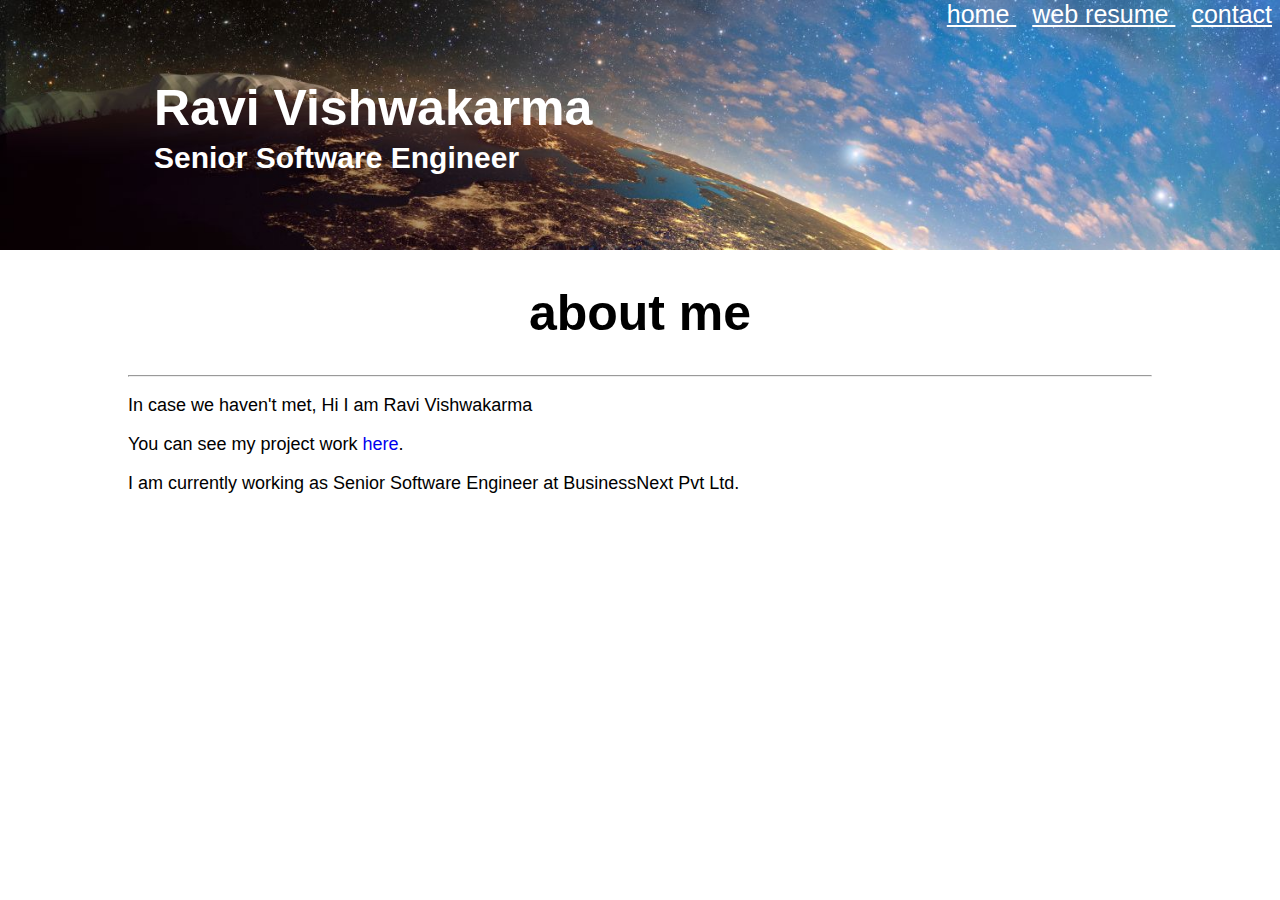
<file: index.html>
<!DOCTYPE html>
<html lang="en">

<head>
    <meta charset="UTF-8">
    <meta name="viewport" content="width=device-width, initial-scale=1.0">
    <title>About Ravi</title>
    <link rel="stylesheet" href="css/main.css">
</head>
 
<body>
    <header class="header">
        <div class="header-section">
            <nav class="nav-section">
                <a href="index.html">
                    <span class="nav-item">
                        home
                    </span>
                </a>
                <!-- <a href="projects.html">
                    <span class="nav-item">
                        projects
                    </span>
                </a> -->
                <a href="resume.html">
                    <span class="nav-item">
                        web resume
                    </span>
                </a>
                <a href="contact.html">
                    <span class="nav-item">
                        contact
                    </span>
                </a>
            </nav>
            <div class="header-heading">
                <h1 class="header-main-heading">Ravi Vishwakarma</h1>
                <h4 class="header-sub-heading">Senior Software Engineer</h4>
            </div>
        </div>
    </header>
    <main class="main-section">
        <div class="main-sub-section">
            <h1 class="title-heading">about me</h1>
            <hr>
        </div>
        <section class="main-home-section">
            <p>In case we haven't met, Hi I am Ravi Vishwakarma</p>
            <p>You can see my project work <a href="projects.html" target="_blank">here</a>.</p>
            <p>I am currently working as Senior Software Engineer at BusinessNext Pvt Ltd.</p>
        </section>
    </main>
</body>

</html>
</file>
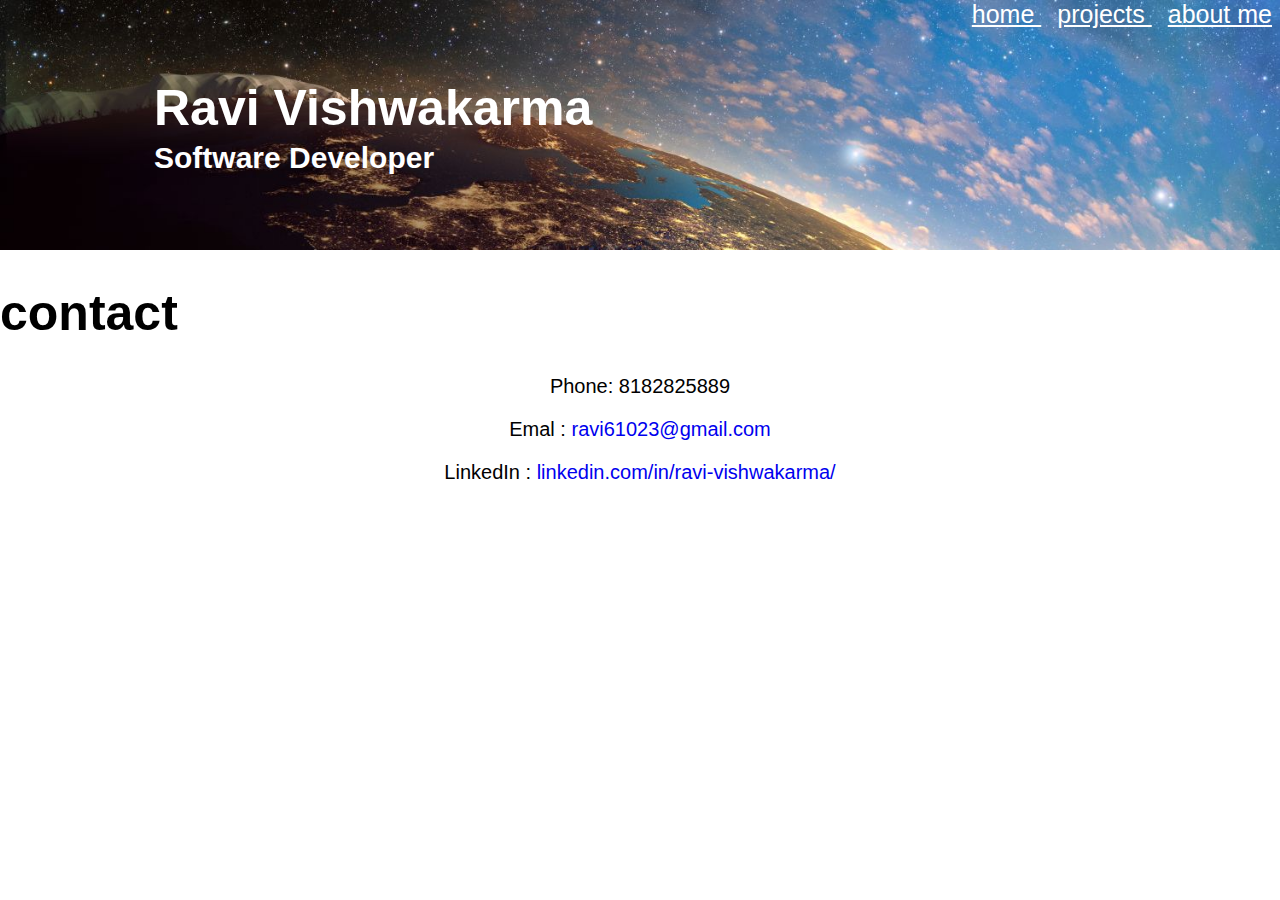
<file: aboutme.html>
<!DOCTYPE html>
<html lang="en">

<head>
    <meta charset="UTF-8">
    <meta name="viewport" content="width=device-width, initial-scale=1.0">
    <title>About Ravi</title>
    <link rel="stylesheet" href="css/main.css">
</head>

<body>
    <header class="header">
        <div class="header-section">
            <nav class="nav-section">
                <a href="index.html">
                    <span class="nav-item">
                        home
                    </span>
                </a>
                <a href="projects.html">
                    <span class="nav-item">
                        projects
                    </span>
                </a>
                <a href="aboutme.html">
                    <span class="nav-item">
                        about me
                    </span>
                </a>
            </nav>
            <div class="header-heading">
                <h1 class="header-main-heading">Ravi Vishwakarma</h1>
                <h4 class="header-sub-heading">Software Developer</h4>
            </div>
        </div>
    </header>
    <main>
        <div class="main-section">
            <h1 class="title-heading">contact</h1>
            <!-- <span class="heading-underline">
                <hr>
            </span> -->
        </div>
        <section class="section-detail">
            <p class="section-items">
                Phone: 8182825889
            </p>
            <p class="section-items">
                Emal : <a href="mailto:ravi61023@gmail.com" target="_blank">ravi61023@gmail.com</a>
            </p>
            <p class="section-items">
                LinkedIn : <a href="https://www.linkedin.com/in/ravi-vishwakarma-99671513a/" target="_blank">linkedin.com/in/ravi-vishwakarma/</a>
            </p>
        </section>
    </main>
</body>

</html>
</file>
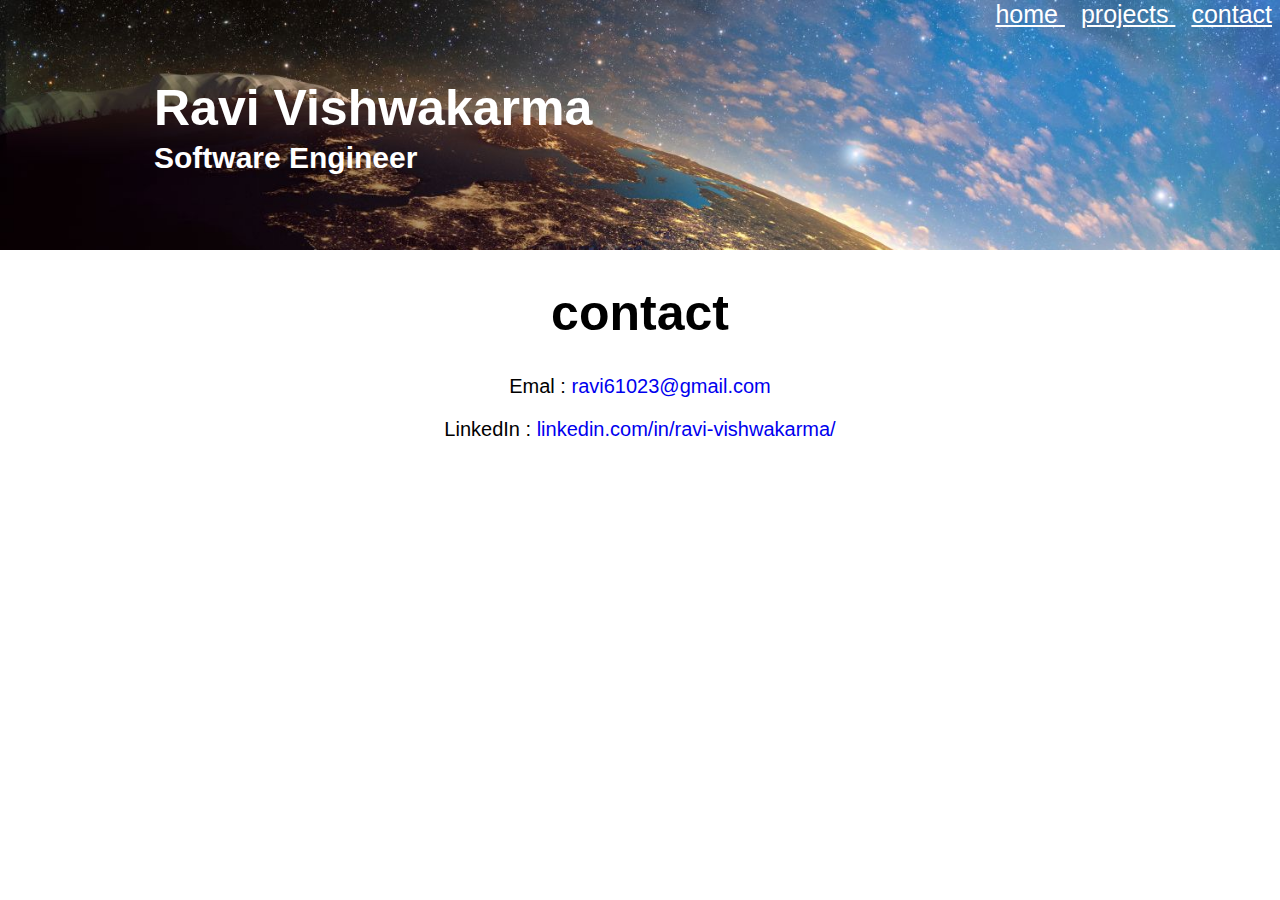
<file: contact.html>
<!DOCTYPE html>
<html lang="en">

<head>
    <meta charset="UTF-8">
    <meta name="viewport" content="width=device-width, initial-scale=1.0">
    <title>About Ravi</title>
    <link rel="stylesheet" href="css/main.css">
</head>

<body>
    <header class="header">
        <div class="header-section">
            <nav class="nav-section">
                <a href="index.html">
                    <span class="nav-item">
                        home
                    </span>
                </a>
                <a href="projects.html">
                    <span class="nav-item">
                        projects
                    </span>
                </a>
                <a href="contact.html">
                    <span class="nav-item">
                        contact
                    </span>
                </a>
            </nav>
            <div class="header-heading">
                <h1 class="header-main-heading">Ravi Vishwakarma</h1>
                <h4 class="header-sub-heading">Software Engineer</h4>
            </div>
        </div>
    </header>
    <main class="main-section">
        <div class="main-sub-section">
            <h1 class="title-heading">contact</h1>
            <!-- <span class="heading-underline">
                <hr>
            </span> -->
        </div>
        <section class="section-detail">
            <!-- <p class="section-items">
                Phone: 8182825889
            </p> -->
            <p class="section-items">
                Emal : <a href="mailto:ravi61023@gmail.com" target="_blank">ravi61023@gmail.com</a>
            </p>
            <p class="section-items">
                LinkedIn : <a href="https://www.linkedin.com/in/ravi-vishwakarma-99671513a/" target="_blank">linkedin.com/in/ravi-vishwakarma/</a>
            </p>
        </section>
    </main>
</body>

</html>
</file>
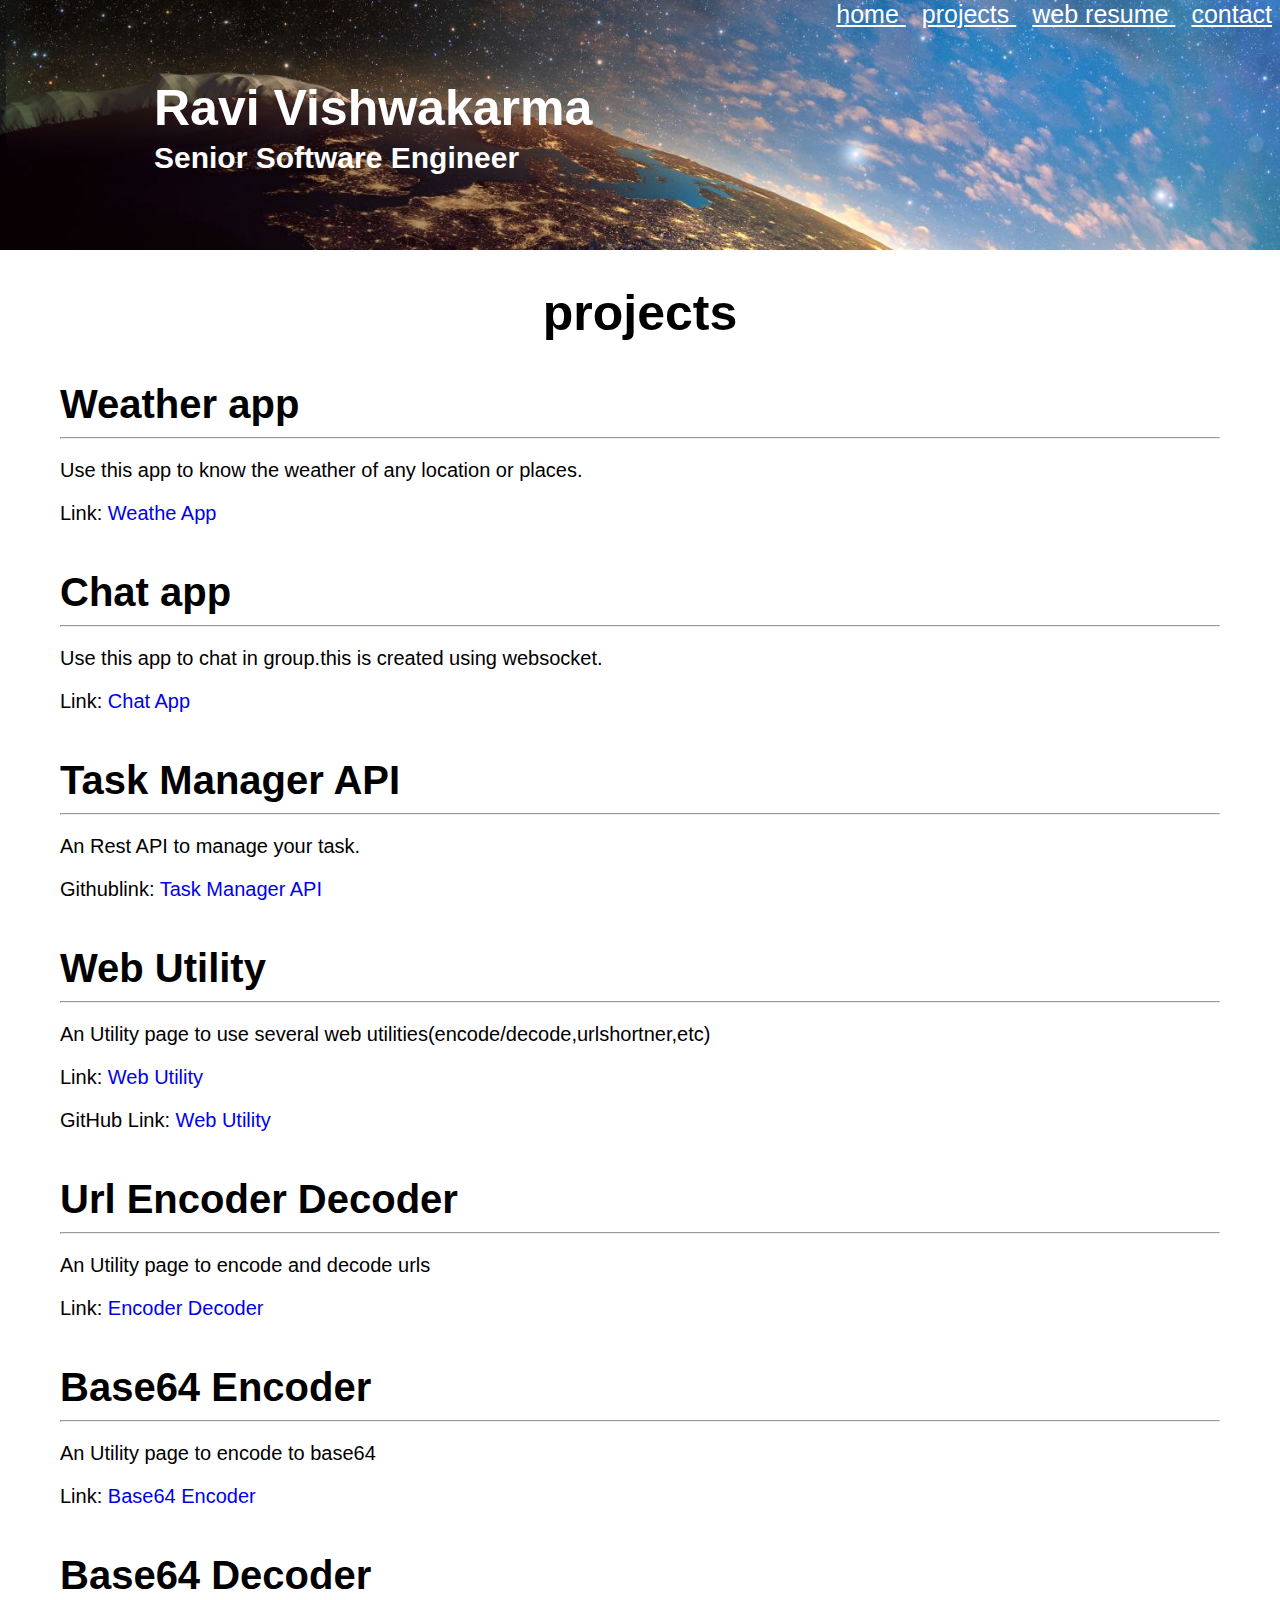
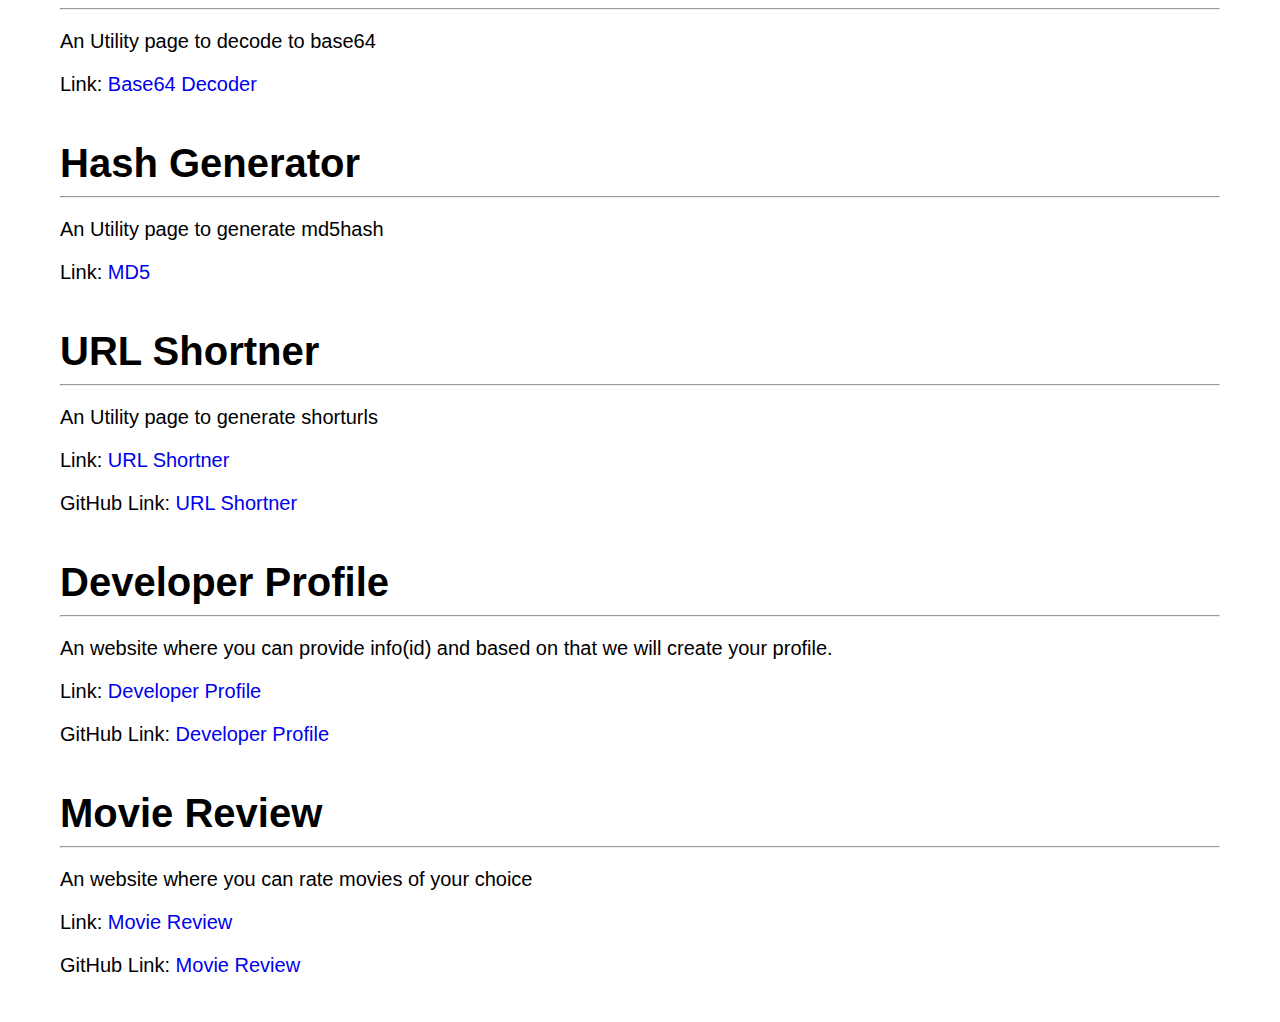
<file: projects.html>
<!DOCTYPE html>
<html lang="en">

<head>
    <meta charset="UTF-8">
    <meta name="viewport" content="width=device-width, initial-scale=1.0">
    <title>About Ravi</title>
    <link rel="stylesheet" href="css/main.css">
</head>

<body>
    <header class="header">
        <div class="header-section">
            <nav class="nav-section">
                <a href="index.html">
                    <span class="nav-item">
                        home
                    </span>
                </a>
                <a href="projects.html">
                    <span class="nav-item">
                        projects
                    </span>
                </a>
                <a href="resume.html">
                    <span class="nav-item">
                        web resume
                    </span>
                </a>
                <a href="contact.html">
                    <span class="nav-item">
                        contact
                    </span>
                </a>
            </nav>
            <div class="header-heading">
                <h1 class="header-main-heading">Ravi Vishwakarma</h1>
                <h4 class="header-sub-heading">Senior Software Engineer</h4>
            </div>
        </div>
    </header>
    <main class="main-section">
        <div class="main-sub-section">
            <h1 class="title-heading">projects</h1>
        </div>
        <div class="main-section-detail">
            <p>Weather app</p>
            <section class="project-details">
                <hr>
                <p>Use this app to know the weather of any location or places.</p>
                <p>Link: <a href="http://weather-web-app.herokuapp.com/" target="_blank">Weathe App</a></p>
            </section>
            <br>
            <p class="project-title">Chat app</p>
            <section class="project-details">
                <hr>
                <p>Use this app to chat in group.this is created using websocket.</p>
                <p>Link: <a href="https://personal-chat-apps.herokuapp.com/" target="_blank">Chat App</a></p>
            </section>
            <br>
            <p class="project-title">Task Manager API</p>
            <section class="project-details">
                <hr>
                <p>An Rest API to manage your task.</p>
                <p>Githublink: <a href="https://github.com/ravivish/task-manager" target="_blank">Task Manager API </a>
                </p>
            </section>
            <br>
            <p class="project-title">Web Utility</p>
            <section class="project-details">
                <hr>
                <p>An Utility page to use several web utilities(encode/decode,urlshortner,etc)</p>
                <p>Link: <a href="https://webutility.netlify.app/" target="_blank">Web Utility</a>
                <p>GitHub Link: <a href="https://github.com/ravivish/web-utilities" target="_blank">Web Utility</a>
                </p>
            </section>
            <br>
            <p class="project-title">Url Encoder Decoder</p>
            <section class="project-details">
                <hr>
                <p>An Utility page to encode and decode urls</p>
                <p>Link: <a href="https://encoders-decoders.netlify.app/url-encode-decode.html" target="_blank">Encoder Decoder </a>
                </p>
            </section>
            <br>
            <p class="project-title">Base64 Encoder</p>
            <section class="project-details">
                <hr>
                <p>An Utility page to encode to base64</p>
                <p>Link: <a href="https://encoders-decoders.netlify.app/base64-encoder.html" target="_blank">Base64 Encoder</a>
                </p>
            </section>
            <br>
            <p class="project-title">Base64 Decoder</p>
            <section class="project-details">
                <hr>
                <p>An Utility page to decode to base64</p>
                <p>Link: <a href="https://encoders-decoders.netlify.app/base64-decoder.html" target="_blank">Base64 Decoder</a>
                </p>
            </section>
            <br>
            <p class="project-title">Hash Generator</p>
            <section class="project-details">
                <hr>
                <p>An Utility page to generate md5hash</p>
                <p>Link: <a href="https://hash-generator.netlify.app/md5-hash-generator.html" target="_blank">MD5</a>
                </p>
            </section>
            <br>
            <p class="project-title">URL Shortner</p>
            <section class="project-details">
                <hr>
                <p>An Utility page to generate shorturls</p>
                <p>Link: <a href="https://mytiny-urls.herokuapp.com/" target="_blank">URL Shortner</a>
                <p>GitHub Link: <a href="https://github.com/ravivish/about-ravi.github.io" target="_blank">URL Shortner</a>
                </p>
            </section>
            <br>
            <p class="project-title">Developer Profile</p>
            <section class="project-details">
                <hr>
                <p>An website where you can provide info(id) and based on that we will create your profile.</p>
                <p>Link: <a href="https://gitdev-profile.herokuapp.com/" target="_blank">Developer Profile</a>
                <p>GitHub Link: <a href="https://github.com/ravivish/developerprofile" target="_blank">Developer Profile</a>
                </p>
            </section>
            <br>
            <p class="project-title">Movie Review</p>
            <section class="project-details">
                <hr>
                <p>An website where you can rate movies of your choice</p>
                <p>Link: <a href="https://imdbmovie-review.herokuapp.com/" target="_blank">Movie Review</a>
                <p>GitHub Link: <a href="https://github.com/ravivish/MovieApp" target="_blank">Movie Review</a>
                </p>
            </section>
            <br>
            <!-- <p class="project-title">Udemy Clone</p>
            <section class="project-details">
                <hr>
                <p>An Udemy clone in ReactJS</p>
                <p>Link: <a href="" target="_blank">Udemy</a>
                <p>GitHub Link: <a href="" target="_blank">Udemy</a>
                </p>
            </section>
            <br>
            <br> -->
        </div>
    </main>
</body>

</html>
</file>
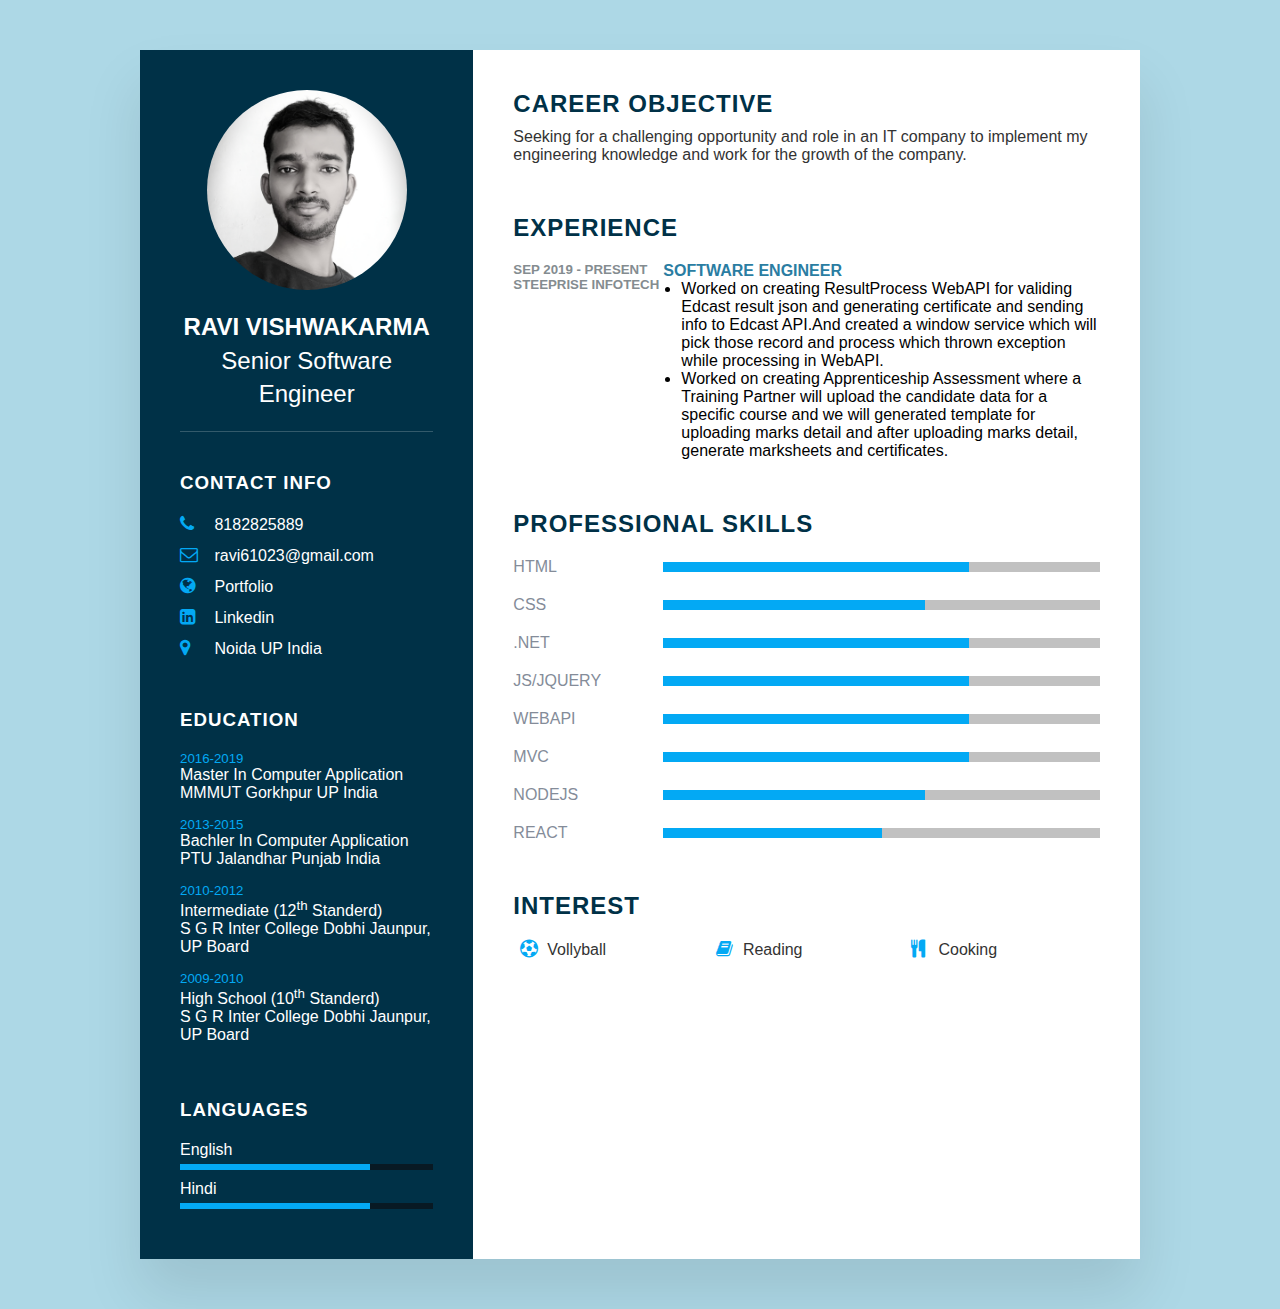
<file: resume.html>
<!DOCTYPE html>
<html lang="en">
  <head>
    <meta charset="UTF-8" />
    <meta name="viewport" content="width=device-width, initial-scale=1.0" />
    <title>My Resume</title>
    <link
      rel="stylesheet"
      href="https://cdnjs.cloudflare.com/ajax/libs/font-awesome/4.7.0/css/font-awesome.css"
      integrity="sha512-5A8nwdMOWrSz20fDsjczgUidUBR8liPYU+WymTZP1lmY9G6Oc7HlZv156XqnsgNUzTyMefFTcsFH/tnJE/+xBg=="
      crossorigin="anonymous"
    />
    <link rel="stylesheet" href="css/resume.css" />
  </head>

  <body>
    <div class="container">
      <div class="left-side">
        <div class="profileText">
          <div class="imgBx">
            <img src="./2018-06-02-11-13-20-075.jpg" alt="Ravi" />
          </div>
          <h2>
            Ravi Vishwakarma<br />
            <span style="text-transform: capitalize;">Senior Software Engineer</span>
          </h2>
        </div>
        <div class="contactInfo">
          <h3 class="title">Contact Info</h3>
          <ul>
            <li>
              <span class="icon"
                ><i class="fa fa-phone" aria-hidden="true"></i
              ></span>
              <span class="text">8182825889</span>
            </li>
            <li>
              <span class="icon"
                ><i class="fa fa-envelope-o" aria-hidden="true"></i
              ></span>
              <span class="text">ravi61023@gmail.com</span>
            </li>
            <li>
              <span class="icon"
                ><i class="fa fa-globe" aria-hidden="true"></i
              ></span>
              <span class="text"
                ><a href="https://about-ravi.netlify.app/" target="_blank">Portfolio</a></span
              >
            </li>
            <li>
              <span class="icon"
                ><i class="fa fa-linkedin-square" aria-hidden="true"></i>
              </span>
              <span class="text"
                ><a
                  href="https://www.linkedin.com/in/ravi-vishwakarma-99671513a/"
                  target="_blank">Linkedin</a
                ></span
              >
            </li>
            <li>
              <span class="icon"
                ><i class="fa fa-map-marker" aria-hidden="true"></i
              ></span>
              <span class="text">Noida UP India</span>
            </li>
          </ul>
        </div>

        <div class="contactInfo education">
          <h3 class="title">Education</h3>
          <ul>
            <li>
              <h5>2016-2019</h5>
              <h4>Master In Computer Application</h4>
              <h4>MMMUT Gorkhpur UP India</h4>
            </li>
            <li>
              <h5>2013-2015</h5>
              <h4>Bachler In Computer Application</h4>
              <h4>PTU Jalandhar Punjab India</h4>
            </li>
            <li>
              <h5>2010-2012</h5>
              <h4>Intermediate (12<sup>th</sup> Standerd)</h4>
              <h4>S G R Inter College Dobhi Jaunpur, UP Board</h4>
            </li>
            <li>
              <h5>2009-2010</h5>
              <h4>High School (10<sup>th</sup> Standerd)</h4>
              <h4>S G R Inter College Dobhi Jaunpur, UP Board</h4>
            </li>
          </ul>
        </div>
        <div class="contactInfo language">
          <h3 class="title">Languages</h3>
          <ul>
            <li>
              <span class="text">English</span>
              <span class="percent">
                <div style="width: 75%"></div>
              </span>
            </li>
            <li>
              <span class="text">Hindi</span>
              <span class="percent">
                <div style="width: 75%"></div>
              </span>
            </li>
          </ul>
        </div>
      </div>

      <!-- Right Side -->

      <div class="right-side">
        <div class="about">
          <!-- <h2 class="title2">Profile</h2>
          <p>
            Lorem ipsum, dolor sit amet consectetur adipisicing elit. Numquam eius reprehenderit beatae asperiores consequuntur, temporibus alias distinctio consequatur esse sequi quis eos reiciendis! Unde, laboriosam rerum! Delectus vel exercitationem voluptatibus?
          </p> -->
          <h2 class="title2">Career Objective</h2>
          <p>
            Seeking for a challenging opportunity and role in an IT company to implement my engineering
            knowledge and work for the growth of the company.
          </p>
        </div>
        <div class="about">
          <h2 class="title2">Experience</h2>
          <div class="box">
            <div class="year_company">
              <h5>Sep 2019 - Present</h5>
              <h5>Steeprise Infotech</h5>
            </div>
            <div class="text">
              <h4>Software Engineer</h4>
              <p>
                <ul style="margin-left: 18px;">
                    <li>Worked on creating ResultProcess WebAPI for validing Edcast result json and generating certificate and sending info to Edcast API.And created a window service which will pick those record and process which thrown exception while processing in WebAPI.</li>
                    <li>Worked on creating Apprenticeship Assessment where a Training Partner will upload the candidate data for a specific course and we will generated template for uploading marks detail and after uploading marks detail, generate marksheets and certificates.</li>
                </ul>
              </p>
            </div>
          </div>
        </div>
        <div class="about skills">
          <h2 class="title2">Professional Skills</h2>
          <div class="box">
            <h4>HTML</h4>
            <div class="percent">
              <div style="width: 70%"></div>
            </div>
          </div>
          <div class="box">
            <h4>CSS</h4>
            <div class="percent">
              <div style="width: 60%"></div>
            </div>
          </div>
          <div class="box">
            <h4>.Net</h4>
            <div class="percent">
              <div style="width: 70%"></div>
            </div>
          </div>
          <div class="box">
            <h4>JS/Jquery</h4>
            <div class="percent">
              <div style="width: 70%"></div>
            </div>
          </div>
          <div class="box">
            <h4>WebAPI</h4>
            <div class="percent">
              <div style="width: 70%"></div>
            </div>
          </div>
          <div class="box">
            <h4>MVC</h4>
            <div class="percent">
              <div style="width: 70%"></div>
            </div>
          </div>
          <div class="box">
            <h4>NodeJS</h4>
            <div class="percent">
              <div style="width: 60%"></div>
            </div>
          </div>
          <div class="box">
            <h4>React</h4>
            <div class="percent">
              <div style="width: 50%"></div>
            </div>
          </div>
        </div>
        <div class="about interest">
          <h2 class="title2">Interest</h2>
            <ul>
              <li>
                <i class="fa fa-futbol-o" aria-hidden="true"></i>Vollyball
              </li>
              <li><i class="fa fa-book" aria-hidden="true"></i>Reading</li>
              <li><i class="fa fa-cutlery" aria-hidden="true"></i>Cooking</li>
            </ul>
        </div>
      </div>
    </div>
  </body>
</html>
</file>
<file: css/main.css>
body {
    font-family: 'Segoe UI', Tahoma, Geneva, Verdana, sans-serif;
    margin: 0px;
}
a:link{
    text-decoration: none;
}
nav {
    text-align: right;
    color: white;
}
.header {
    /* background : url(https://images.unsplash.com/photo-1451187580459-43490279c0fa?ixlib=rb-1.2.1&ixid=MXwxMjA3fDB8MHxwaG90by1wYWdlfHx8fGVufDB8fHw%3D&auto=format&fit=crop&w=752&q=80); */
    background : url(./header-image.jpg);
    background-size: cover;
    color: white;
    height: 250px;
}
.header-heading {
    margin-top: 50px;
    margin-left: 150px;
}
.header-main-heading {
    margin: 4px;
    font-size: 50px;
}
.header-sub-heading {
    margin: 4px;
    font-size: 30px;
}
.nav-item {
    font-size: 25px;
    color: white;
    text-decoration: underline;
    padding: 8px;
}

.main-sub-section {
    text-align: center;
}

.title-heading {
    font-size: 50px;
}
.section-detail {
    text-align: center;
}

.section-items {
    font-size: 20px;
}

.main-section-detail {
    margin: 0 60px;
    font-size: 40px;
    font-weight: bold;
}
.project-details{
    font-size: 20px;
    font-weight: 400;
}

.main-section-detail p {
    margin-bottom: 0px;
}

.main-home-section {
    margin-left: 10%;
    margin-right: 10%;
    font-size: large;
    /* font-weight: bold; */
}

.main-sub-section{
    margin-right: 10%;
    margin-left: 10%;
}

.project-title {
    margin-top: 0px;
}
</file>
<file: css/resume.css>
* {
  margin: 0;
  padding: 0;
  box-sizing: border-box;
  font-family: "Segoe UI", Tahoma, Geneva, Verdana, sans-serif;
}
body {
  background-color: lightblue;
  display: flex;
  justify-content: center;
  align-items: center;
  min-height: 100vh;
}
a:link {
  text-decoration: none;
}
.container {
  position: relative;
  width: 100%;
  max-width: 1000px;
  min-height: 1000px;
  margin: 50px;
  background: #fff;
  display: grid;
  grid-template-columns: 1fr 2fr;
  box-shadow: 0 35px 55px rgba(0, 0, 0, 0.1);
}

.container .left-side {
  position: relative;
  background: #003147;
  padding: 40px;
}

.profileText {
  position: relative;
  display: flex;
  flex-direction: column;
  align-items: center;
  padding-bottom: 20px;
  border-bottom: 1px solid rgba(255, 255, 255, 0.2);
}

.profileText .imgBx {
  position: relative;
  width: 200px;
  height: 200px;
  border-radius: 50%;
  overflow: hidden;
}
.profileText .imgBx img {
  position: absolute;
  top: 0;
  left: 0;
  width: 100%;
  height: 150%;
  object-fit: cover;
}
.profileText h2 {
  color: #fff;
  font-size: 1.5rem;
  margin-top: 20px;
  text-transform: uppercase;
  text-align: center;
  font-weight: 600;
  line-height: 1.4em;
}

.profileText h2 span {
  font-weight: 300;
}

.contactInfo {
  padding-top: 40px;
}

.title {
  color: #fff;
  text-transform: uppercase;
  font-weight: 600;
  letter-spacing: 1px;
  margin-bottom: 20px;
}
.contactInfo ul {
  position: relative;
}
.contactInfo ul li {
  position: relative;
  list-style: none;
  margin: 10px 0;
  cursor: pointer;
}
.contactInfo ul li .icon {
  display: inline-block;
  width: 30px;
  font-size: 18px;
  color: #03a9f4;
}
.contactInfo a{
  text-decoration: none;
  /* font-size: 18px; */
  color: #fff;
}

.contactInfo ul li span {
  color: #fff;
  font-weight: 300;
}
.contactInfo.education li {
  margin-bottom: 15px;
}
.contactInfo.education h5 {
  color: #03a9f4;
  font-weight: 500;
}
.contactInfo.education h4:nth-child(2) {
  color: #fff;
  font-weight: 500;
}

.contactInfo.education h4 {
  color: #fff;
  font-weight: 300;
}
.contactInfo.language .percent {
  position: relative;
  width: 100%;
  height: 6px;
  background: #081923;
  display: block;
  margin-top: 5px;
}
.contactInfo.language .percent div {
  position: absolute;
  top: 0;
  left: 0;
  height: 100%;
  background: #03a9f4;
}

.container .right-side {
  position: relative;
  background: #fff;
  padding: 40px;
}
.about {
  margin-bottom: 50px;
}
.about:last-child {
  margin-bottom: 50px;
}
.title2 {
  color: #003147;
  text-transform: uppercase;
  letter-spacing: 1px;
  margin-bottom: 10px;
}
p {
  color: #333;
}
.about .box {
    display: flex;
    flex-direction: row;
    margin: 20px 0;
}
.about .box .year_company{
    min-width: 150px;
}
.about .box .year_company h5{
    text-transform: uppercase;
    color: #848c90;
    font-weight: 600;
}
.about .box .text h4{
    text-transform: uppercase;
    color: #2a7da2;
    font-size: 16px;
}
.skills .box {
    position: relative;
    width: 100%;
    display: grid;
    grid-template-columns: 150px 1fr;
    justify-content: center;
    align-items: center;
}

.skills .box h4 {
    text-transform: uppercase;
    color: #848c99;
    font-weight: 500;
}

.skills .box .percent {
    position: relative;
    width: 100%;
    height: 10px;
    background: #c1c1c1;
}
.skills .box .percent div{
    position: absolute;
    top: 0;
    left: 0;
    height: 100%;
    background: #03a9f4;
}
.interest ul {
    display: grid;
    grid-template-columns: repeat(3,1fr);
}

.interest ul li {
    list-style: none;
    color: #333;
    font-weight: 500;
    margin: 10px 0;
}

.interest ul li .fa {
    color: #03a9f4;
    font-size: 18px;
    width: 20px;
    margin: 0 7px;
}

/* Media Queries */
@media (max-width:900px) {
    .container{
        grid-template-columns: repeat(1, 1fr);
        margin: 10px;
    }
    .interest ul {
        grid-template-columns: repeat(2, 1fr);
    }
}
@media (max-width:600px) {
    .about .box{
        flex-direction: column;
    }
    .about .box .year_company{
        margin-bottom: 5px;
    }

    .interest ul {
        grid-template-columns: repeat(1, 1fr);
    }
    .skills .box{
        grid-template-columns: repeat(1, 1fr);
    }

}
</file>
